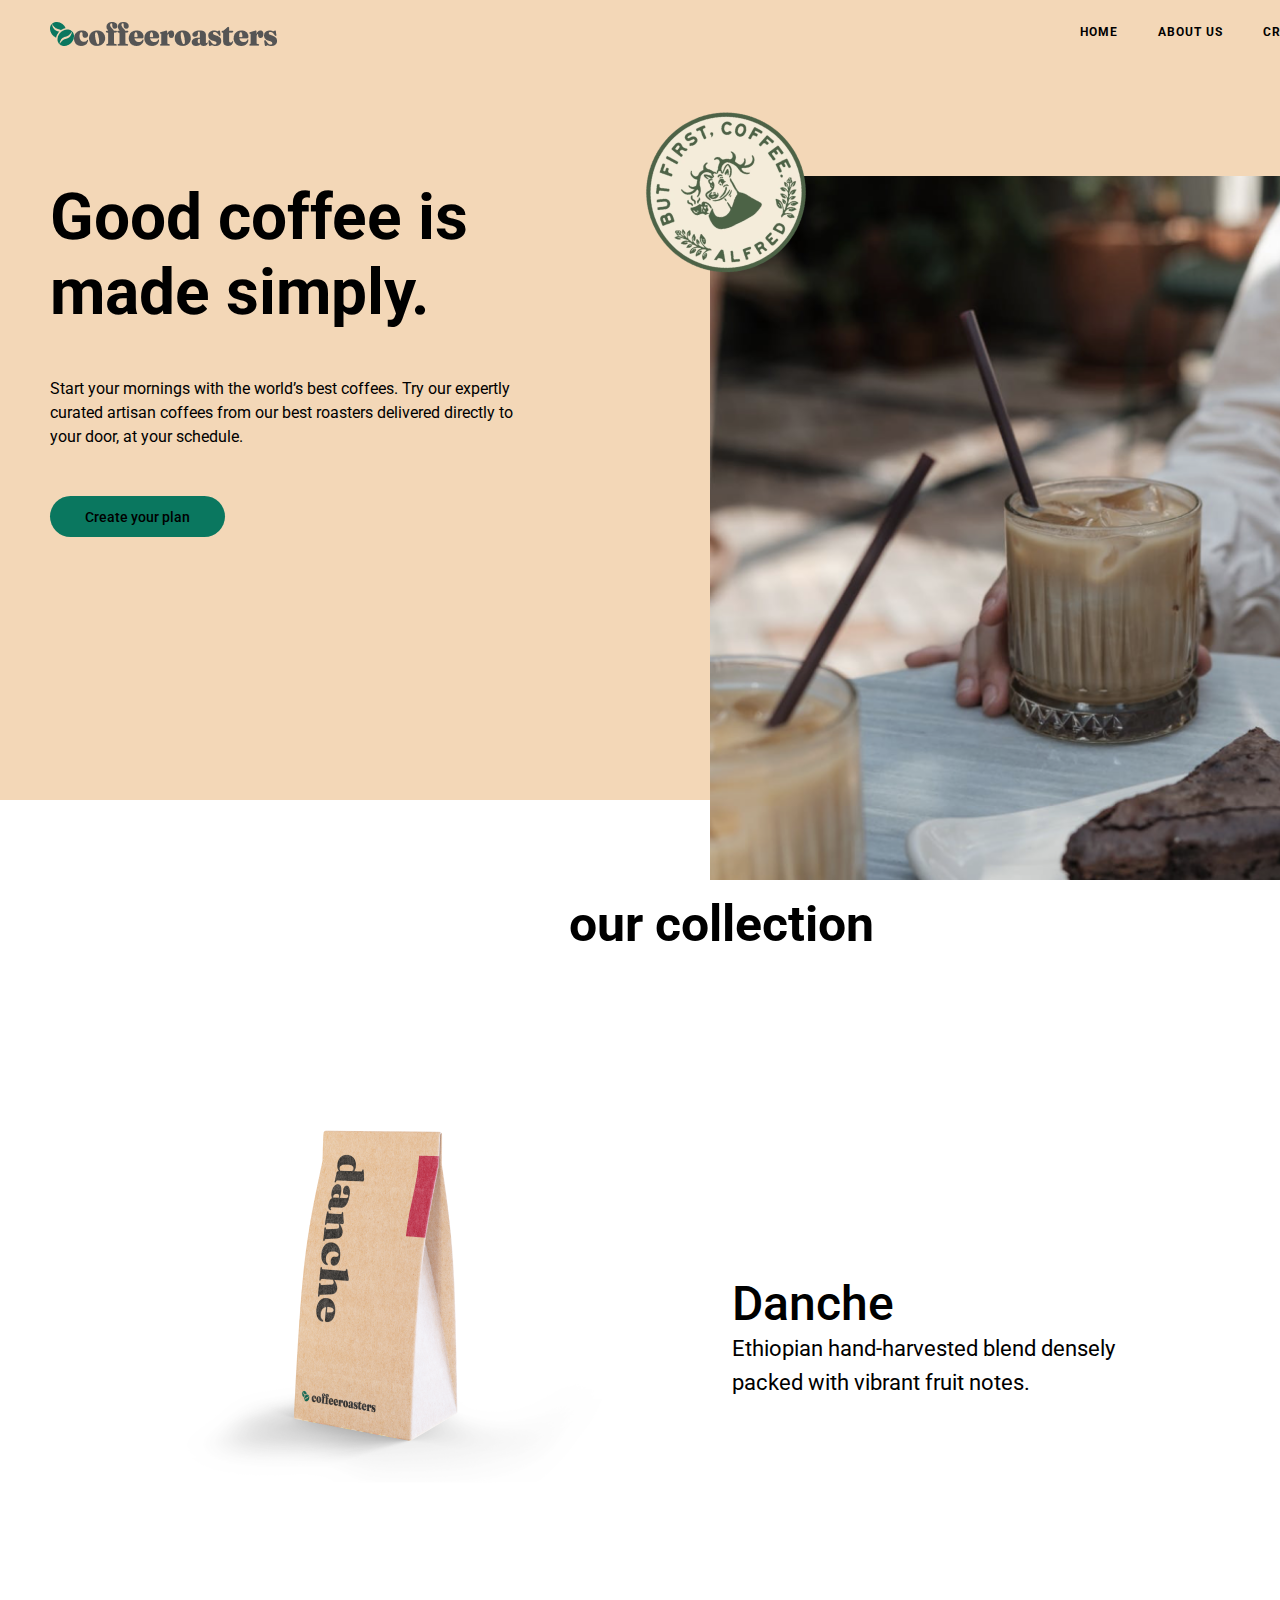
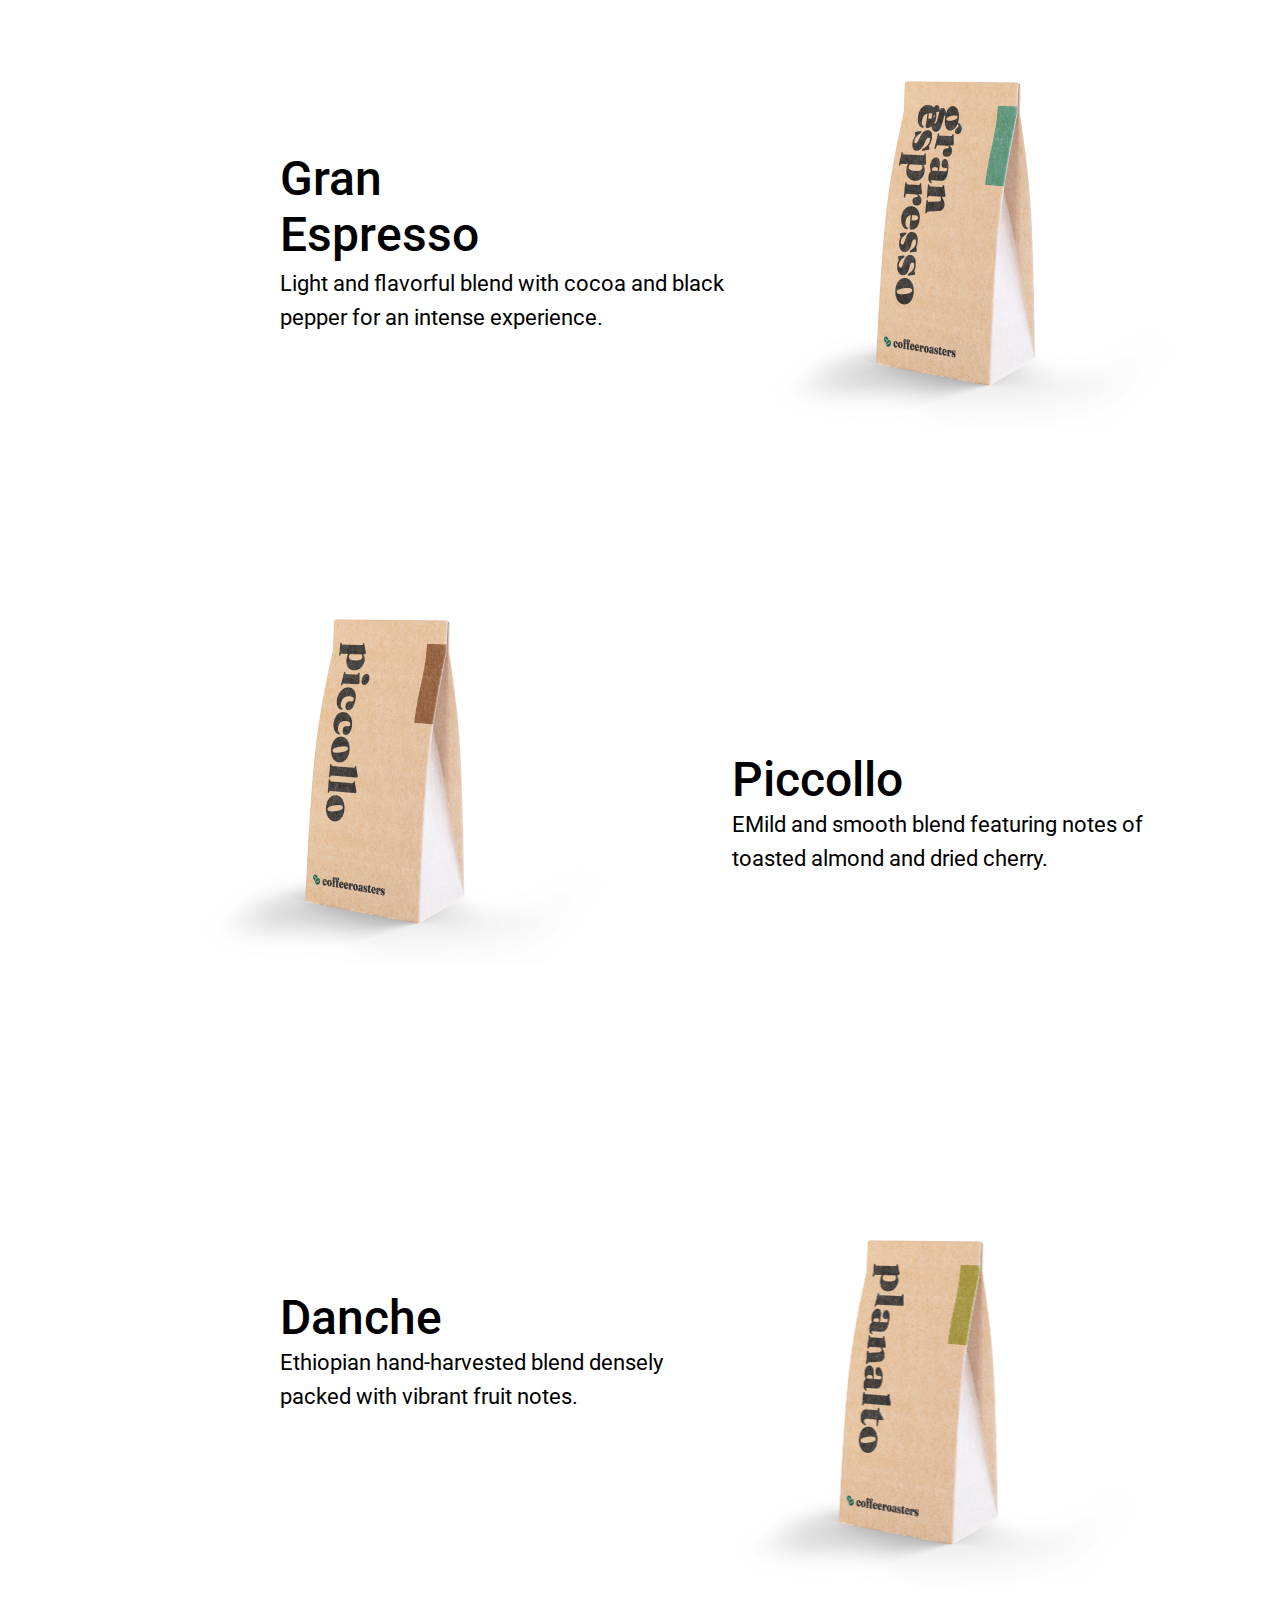
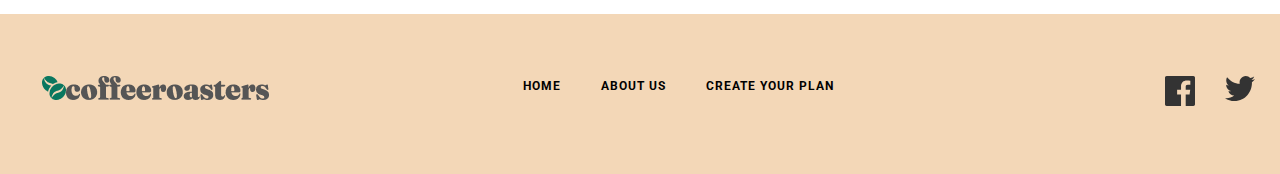
<file: index.html>
<!DOCTYPE html>
<html lang="en">
<head>
    <meta charset="UTF-8">
    <meta name="viewport" content="width=device-width, initial-scale=1.0">
    <title>Document</title>
    <link rel="stylesheet" href="style.css">
</head>
<body>
    <header>
        <div class="canteiner">
            <nav>
                <div class="nav-row">
                    <div class="logo">
                        <img src="images/Group 3614.png" alt="logo">
                    </div>
                    <ul>
                        <li>
                            <a href="#">HOME</a>
                        </li>
                         <li>
                            <a href="index-2.html">ABOUT US</a>
                         </li>
                         <li>
                            <a href="#">CREATE YOUR PLAN</a>
                         </li>
                    </ul>
                </div>
            </nav>
            <main>
                <div class="main-row">
                    <div class="main-row-left">
                        <h1 class="main-row-left-h1">Good coffee is made simply.</h1>
                        <p class="main-row-left-p">Start your mornings with the world’s best coffees. Try our expertly curated artisan coffees from our best roasters delivered directly to your door, at your schedule.</p>
                        <button class="main-button">Create your plan</button>
                    </div>
                    <div class="main-row-right">
                        <div class="main-row-right-img">
                            <img class="right-img1" src="images/Rectangle 679.png" alt="img">
                            <img class="main-right-img2" src="images/image 40.png" alt="logo">
                        </div>
                    </div>
                </div>
            </main>
            <div class="main">
                <h1 class="main-row-h1">our collection</h1>
                <div class="main-row2">
                    <div class="card">
                        <div class="main-row-card1-left">
                            <img class="left-img" src="images/kopi4.png" alt="img">
                        </div>
                        <div class="div">
                            <h1 class="left_h1">Danche</h1>
                            <p class="left_p">Ethiopian hand-harvested blend densely packed with vibrant fruit notes.</p>
                        </div>
                    </div>

                    <div class="card">
                        <div class="div2">
                            <h1 class="left_h11">Gran Espresso</h1>
                            <p class="left_p">Light and flavorful blend with cocoa and black pepper for an intense experience.</p>
                        </div>
                        <div class="main-row-card1-left">
                            <img class="left-img" src="images/kopi1 copy.png" alt="img">
                        </div>
                    </div>

                    <div class="card">
                        <div class="main-row-card1-left">
                            <img class="left-img" src="images/kopi3.png" alt="img">
                        </div>
                        <div class="div">
                            <h1 class="left_h1">Piccollo</h1>
                            <p class="left_p">EMild and smooth blend featuring notes of toasted almond and dried cherry.</p>
                        </div>
                    </div>

                    <div class="card">
                        <div class="div">
                            <h1 class="left_h1">Danche</h1>
                            <p class="left_p">Ethiopian hand-harvested blend densely packed with vibrant fruit notes.</p>
                            <div class="main-row-card1-left">
                                <img class="left-img2" src="images/kopi2.png" alt="img">
                            </div>
                        </div>
                    </div>
                </div>
            </div>
            <footer>
                <div class="footer-row">
                    <div class="footer-img">
                        <img src="images/Group 3614.png" alt="logo">
                    </div>
                    <ul class="ul">
                        <li>
                            <a href="#">HOME</a>
                        </li>
                         <li>
                            <a href="#">ABOUT US</a>
                         </li>
                         <li>
                            <a href="#">CREATE YOUR PLAN</a>
                         </li>
                    </ul>
                    <div class="icons">
                        <div class="img">
                            <img src="images/Path.svg" alt="icon">
                        </div>
                        <div class="img">
                            <img src="images/Path-2.svg" alt="icon">
                        </div>
                        <div class="img">
                            <img src="images/Shape.svg" alt="icon">
                        </div>
                    </div>
                </div>
            </footer>
        </div>
    </header>
</body>
</html>
</file>
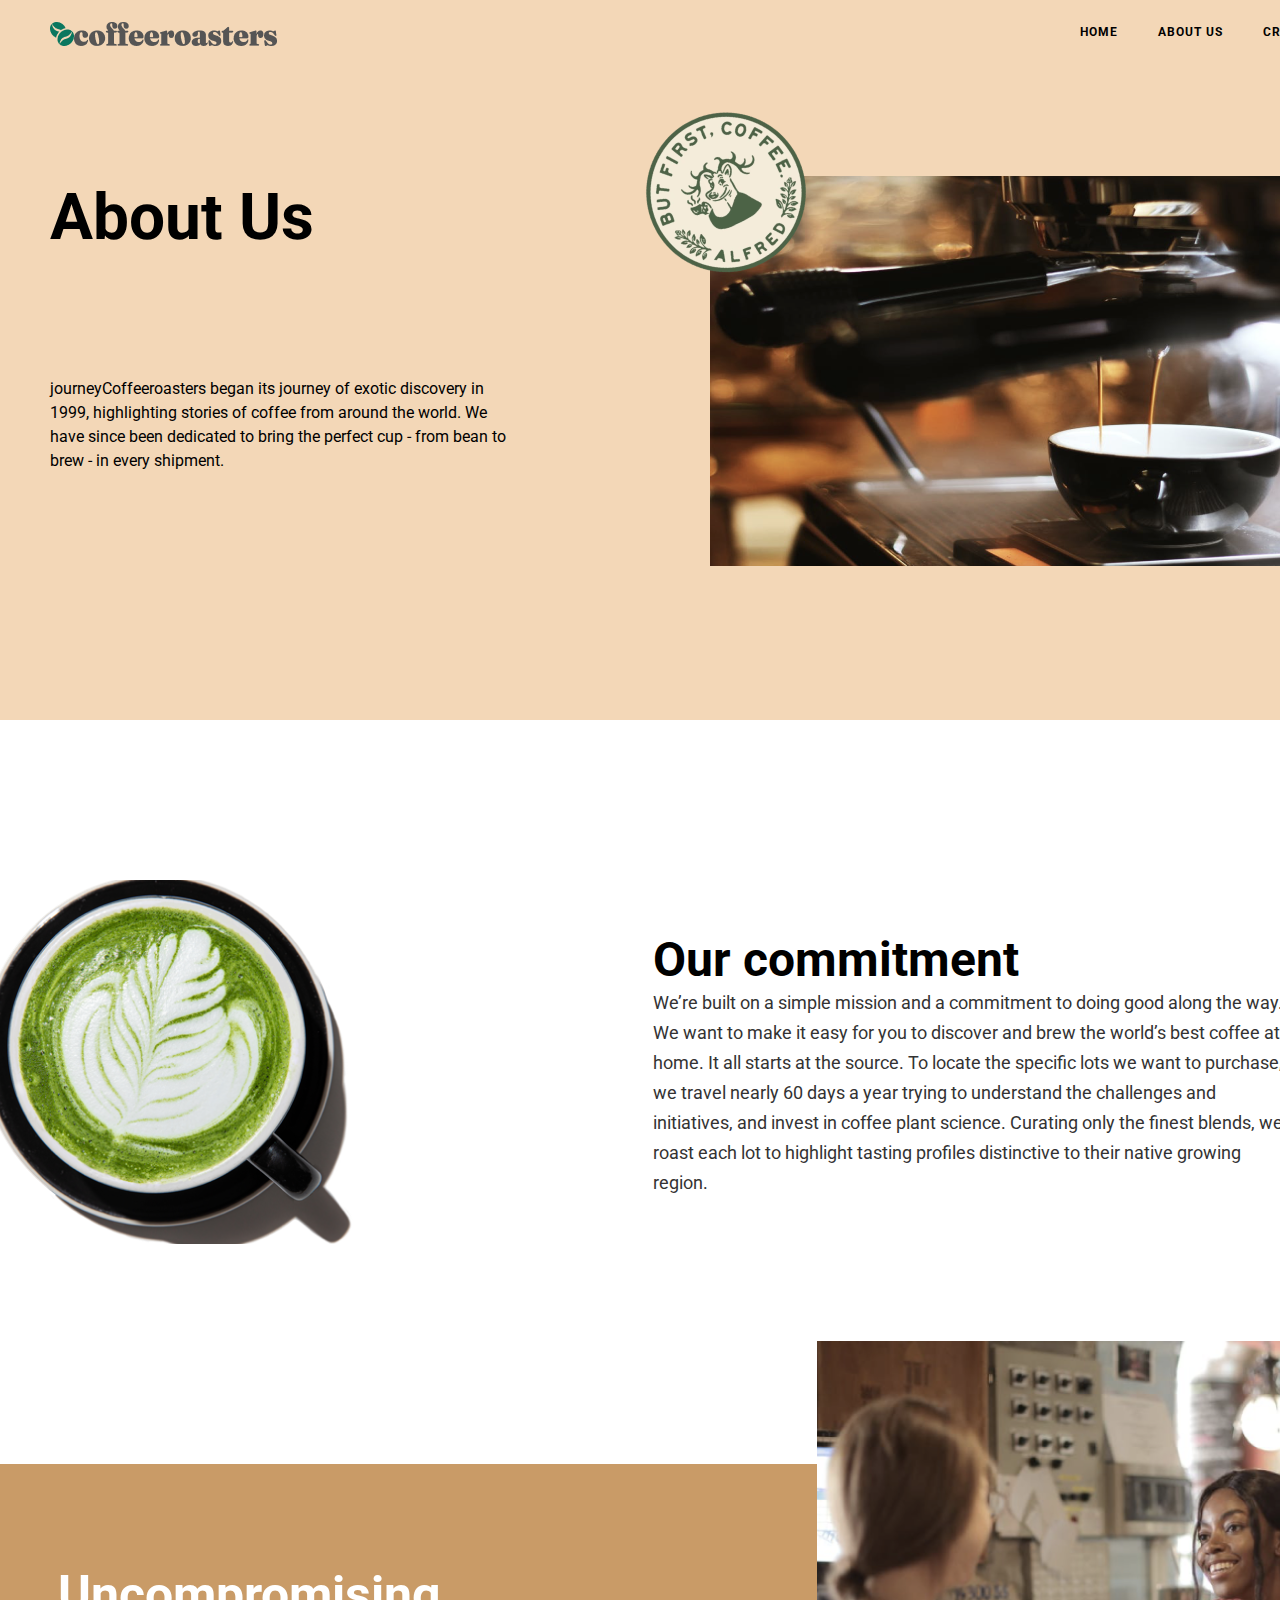
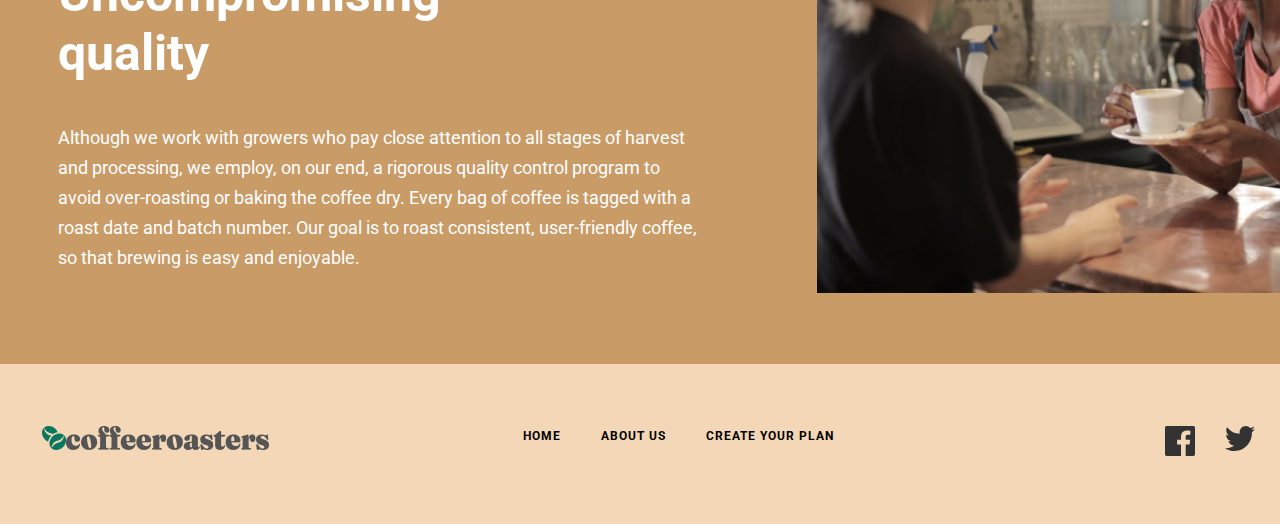
<file: index-2.html>
<!DOCTYPE html>
<html lang="en">
<head>
    <meta charset="UTF-8">
    <meta name="viewport" content="width=device-width, initial-scale=1.0">
    <title>About us</title>
    <link rel="stylesheet" href="style.css">
</head>
<body>
   <div class="Abaut_container">
    <nav>
        <div class="nav-row">
            <div class="logo">
                <img src="images/Group 3614.png" alt="logo">
            </div>
            <ul>
                <li>
                    <a href="index.html">HOME</a>
                </li>
                 <li>
                    <a href="#">ABOUT US</a>
                 </li>
                 <li>
                    <a href="#">CREATE YOUR PLAN</a>
                 </li>
            </ul>
        </div>
    </nav>
    <main>
        <div class="main-row">
            <div class="main-row-left">
                <h1 class="main-row-left-h1">About Us</h1>
                <p class="main-row-left-p">journeyCoffeeroasters began its journey of exotic discovery in 1999, highlighting stories of coffee from around the world. We have since been dedicated to bring the perfect cup - from bean to brew - in every shipment.</p>
            </div>
            <div class="main-row-right">
                <div class="main-row-right-img">
                    <img class="About us-img1" src="images/Rectangle 679-4.png" alt="img">
                    <img class="main-right-img2" src="images/image 40.png" alt="logo">
                </div>
            </div>
        </div>
    </main>
   </div>
   <div class="About_main">
    <div class="About_row">
        <div class="About-left">
            <img src="images/cup-6 1.png" alt="img">
           </div>
           
           <div class="About-reight">
            <h1 class="About-h1">Our commitment</h1>
            <p class="About-p">We’re built on a simple mission and a commitment to doing good along the way. We want to make it easy for you to discover and brew the world’s best coffee at home. It all starts at the source. To locate the specific lots we want to purchase, we travel nearly 60 days a year trying to understand the challenges and  initiatives, and invest in coffee plant science. Curating only the finest blends, we roast each lot to highlight tasting profiles distinctive to their native growing region.</p>
           </div>
    </div>
    <div class="About-row2">
        <div class="About-left2">
            <h1 class="left--h1">Uncompromising quality</h1>
            <p class="left--p">Although we work with growers who pay close attention to all stages of harvest and processing, we employ, on our end, a rigorous quality control program to avoid over-roasting or baking the coffee dry. Every bag of coffee is tagged with a roast date and batch number. Our goal is to roast consistent, user-friendly coffee, so that brewing is easy and enjoyable.</p>
        </div>

        <div class="About-right2">
            <img class="left_img" src="images/Rectangle 681.png" alt="img">
        </div>
    </div>
   </div>
   <footer class="footer">
    <div class="footer-row">
        <div class="footer-img">
            <img src="images/Group 3614.png" alt="logo">
        </div>
        <ul class="ul">
            <li>
                <a href="#">HOME</a>
            </li>
             <li>
                <a href="#">ABOUT US</a>
             </li>
             <li>
                <a href="#">CREATE YOUR PLAN</a>
             </li>
        </ul>
        <div class="icons">
            <div class="img">
                <img src="images/Path.svg" alt="icon">
            </div>
            <div class="img">
                <img src="images/Path-2.svg" alt="icon">
            </div>
            <div class="img">
                <img src="images/Shape.svg" alt="icon">
            </div>
        </div>
    </div>
</footer>
</body>
</html>
</file>
<file: style.css>
@import url('https://fonts.googleapis.com/css2?family=Roboto:ital,wght@0,100;0,300;0,400;0,500;0,700;0,900;1,100;1,300;1,400;1,500;1,700;1,900&display=swap');


*{
    margin: 0;
    padding: 0;
    box-sizing: border-box;
}


li a{
    color: black;
    width: 65px;
    height: 14px;
    font-family: Roboto;
    transition: 1s;
    font-size: 12px;
    font-weight: 700;
    line-height: 14.06px;
    letter-spacing: 1px;
    text-align: left;
    text-decoration: none;
}

li a:hover{
    transition: 1s;
    color: rgb(0, 0, 196);
}

.canteiner{
    background-color: #F3D7B7;
    width: 1440px;
    height: 800px;
}

.main-button:hover{
    transition: 1s;
    background-color: rgb(0, 0, 194);
    color: rgb(0, 0, 0);
}

.nav-row{
    display: flex;
    padding-top: 22px;
    padding-left: 50px;
}


ul{
    display: flex;
    gap: 40px;
    margin-left: 803px;
    list-style-type: none;
}


.main-row-left-h1{
width: 447px;
height: 150px;
font-family: Roboto;
font-size: 64px;
font-weight: 700;
line-height: 75px;
text-align: left;
}


.main-row-left-p{
width: 464px;
height: 72px;
font-family: Roboto;
margin-top: 47px;
margin-bottom: 47px;
font-size: 16px;
font-weight: 400;
line-height: 24px;
text-align: left;
color: #000000;
}

.main-button{
width: Hug (193px)px;
height: Hug (51px)px;
gap: 10px;
border-radius: 100px;
background-color: #0A775F;
width: 175px;
transition: 1s;
height: 19px;
padding: 13px 24px;
padding-bottom: 28px;
border: none;
font-family: Roboto;
font-size: 14px;
font-weight: 500;
}

.main-row-left{
    padding-top: 130px;
    padding-left: 50px;
}


.right-img1{
width: 730px;
height: 704px;
}

.main-row-right-img{
    position: absolute;
    left: 710px;
    top: 176px;
}


.main-right-img2{
    position: absolute;
    top: 70px;
    left: -90px;
    top: -90px;
}


.main-row-h1{
    width: 356.99px;
    height: 59px;
    font-family: Roboto;
    font-size: 50px;
    font-weight: 700;
    line-height: 58.59px;
    text-align: center; 
    margin-top: 358px;
    margin-left: 543px;
}

.left_h1{
    width: 164.46px;
    height: 56px;
    font-family: Roboto;
    font-size: 48px;
    font-weight: 500;
    line-height: 56.25px;
    text-align: left;
}

.left_p{
    width: 454.26px;
    height: 68px;
    font-family: Roboto;
    font-size: 22px;
    font-weight: 400;
    line-height: 34px;
    text-align: left;
}

.card{
    display: flex;
    padding-left: 163px;
    padding-top: 159px;
}

.div{
    padding-top: 163px;
    padding-left: 117px;
}


.left-img2{
    width: 451.25px;
height: 375px;
position: absolute;
left: 697px;
top: 2810px;
}


.left_h11{
    width: 164.46px;
    height: 56px;
    font-family: Roboto;
    font-size: 48px;
    font-weight: 500;
    line-height: 56.25px;
    text-align: left;
    margin-bottom: 60px;
}


.div2{
    padding-top: 100px;
    padding-left: 117px;
}


footer{
margin-top: 200px;
width: 1440px;
height: 160px;
background-color: #F3D7B7;
}

.footer-row{
    display: flex;
    padding-top: 62px;
    padding-left: 42px;
}


.ul{
    display: flex;
    gap: 40px;
    margin-left: 254px;
    list-style-type: none;
}


.icons{
    display: flex;
    gap: 30px;
    padding-left: 331px;
}


.Abaut_container{
    width: 1440px;
    height: 720px;
    background-color: #F3D7B7;
}

.About_row{
    display: flex;
    align-items: center;
    justify-content: center;
    gap: 300px;
    padding-top: 160px;
    padding-bottom: 216px;
}


.About-h1{
    width: 388.25px;
    height: 56px;
    font-family: Roboto;
    font-size: 48px;
    font-weight: 700;
    line-height: 56.25px;
    text-align: left;
    color: black;
}


.About-p{
    width: 646.39px;
    height: 207.49px;
    font-family: Roboto;
    font-size: 18px;
    font-weight: 400;
    line-height: 30px;
    text-align: left;
    color: #333333;
}



.About-row2{
display: flex;
align-items: center;
justify-content: center;
width: 1440px;
height: 510px;
background: #C99B67;    
gap: 120px;
}


.left--h1{
margin-bottom: 40px;
width: 397px;
height: 118px;
font-family: Roboto;
font-size: 50px;
font-weight: 700;
line-height: 58.59px;
text-align: left;
color: #FFFFFF;
}

.left--p{
    width: 639px;
    height: 150px;
    font-family: Roboto;
    font-size: 18px;
    font-weight: 400;
    line-height: 30px;
    text-align: left;
    color: #FFFFFF;
}



.left_img{
   margin-top:  -200px;
}


.footer{
    margin-top: -10px;
}
</file>
